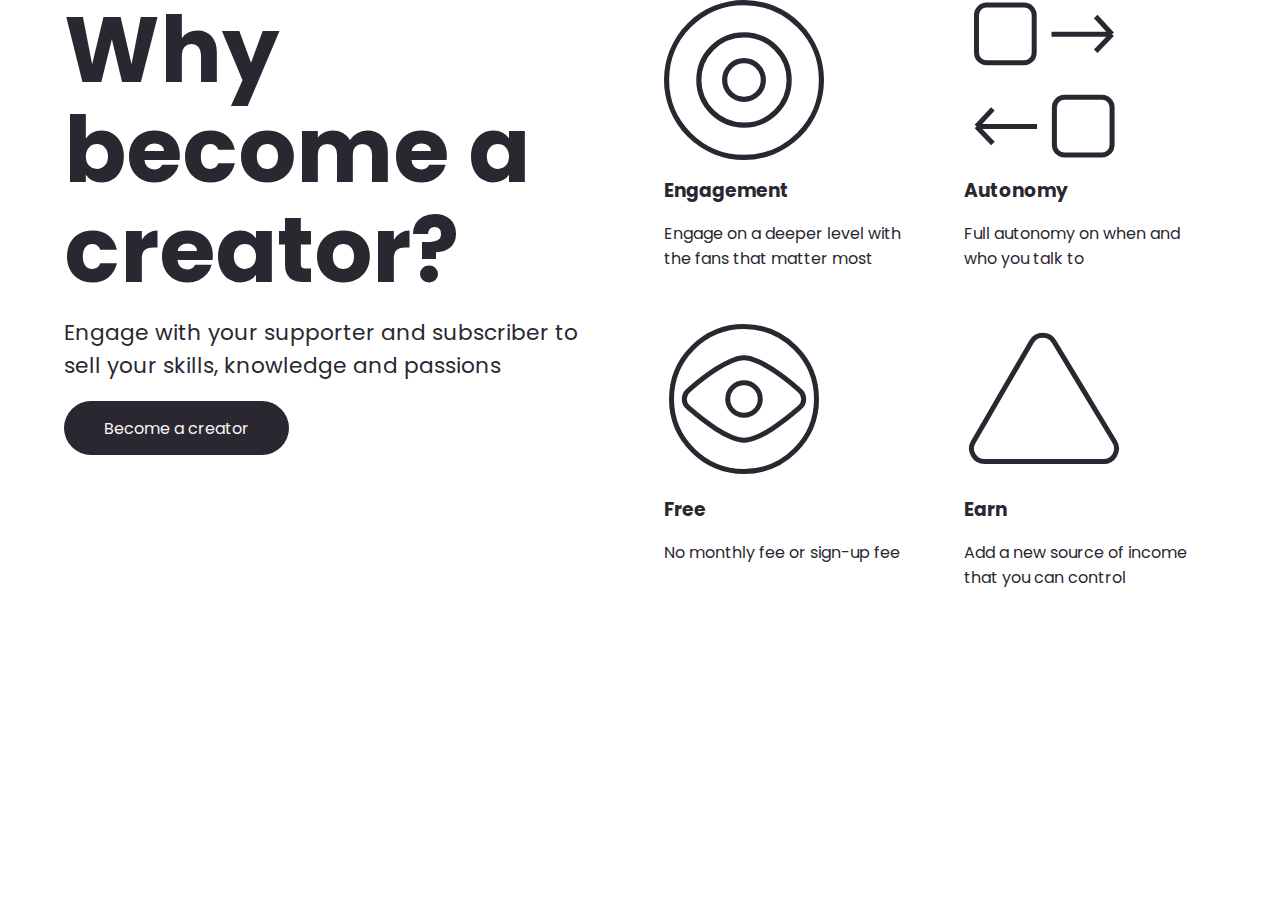
<file: Davi/index.html>
<!DOCTYPE html>
<html lang="pt-br">
<head>
    <meta charset="UTF-8">
    <meta name="viewport" content="width=device-width, initial-scale=1.0">
    <link rel="stylesheet" href="./style.css">
    <title>Section 3</title>
</head>
<body>
    <main>
        <section class="section-3">
            <div class="labels">
                <h2>Why become a creator?</h2>
                <p>Engage with your supporter and subscriber to sell your skills, knowledge and passions</p>
                <button>Become a creator</button>
            </div>
            <div class="figures">
                <div class="figure-card">
                    <img src="../assets/circle.svg" alt="svg_figure">
                    <h3>Engagement</h3>
                    <p>Engage on a deeper level with the fans that matter most</p>
                </div>
                <div class="figure-card">
                    <img src="../assets/square_arrow.svg" alt="svg_figure">
                    <h3>Autonomy</h3>
                    <p>Full autonomy on when and who you talk to</p>
                </div>
                <div class="figure-card">
                    <img src="../assets/circle_eye.svg" alt="svg_figure">
                    <h3>Free</h3>
                    <p>No monthly fee or sign-up fee</p>
                </div>
                <div class="figure-card">
                    <img src="../assets/triangle.svg" alt="svg_figure">
                    <h3>Earn</h3>
                    <p>Add a new source of income that you can control</p>
                </div>
            </div>
        </section>
    </main>
</body>
</html>
</file>
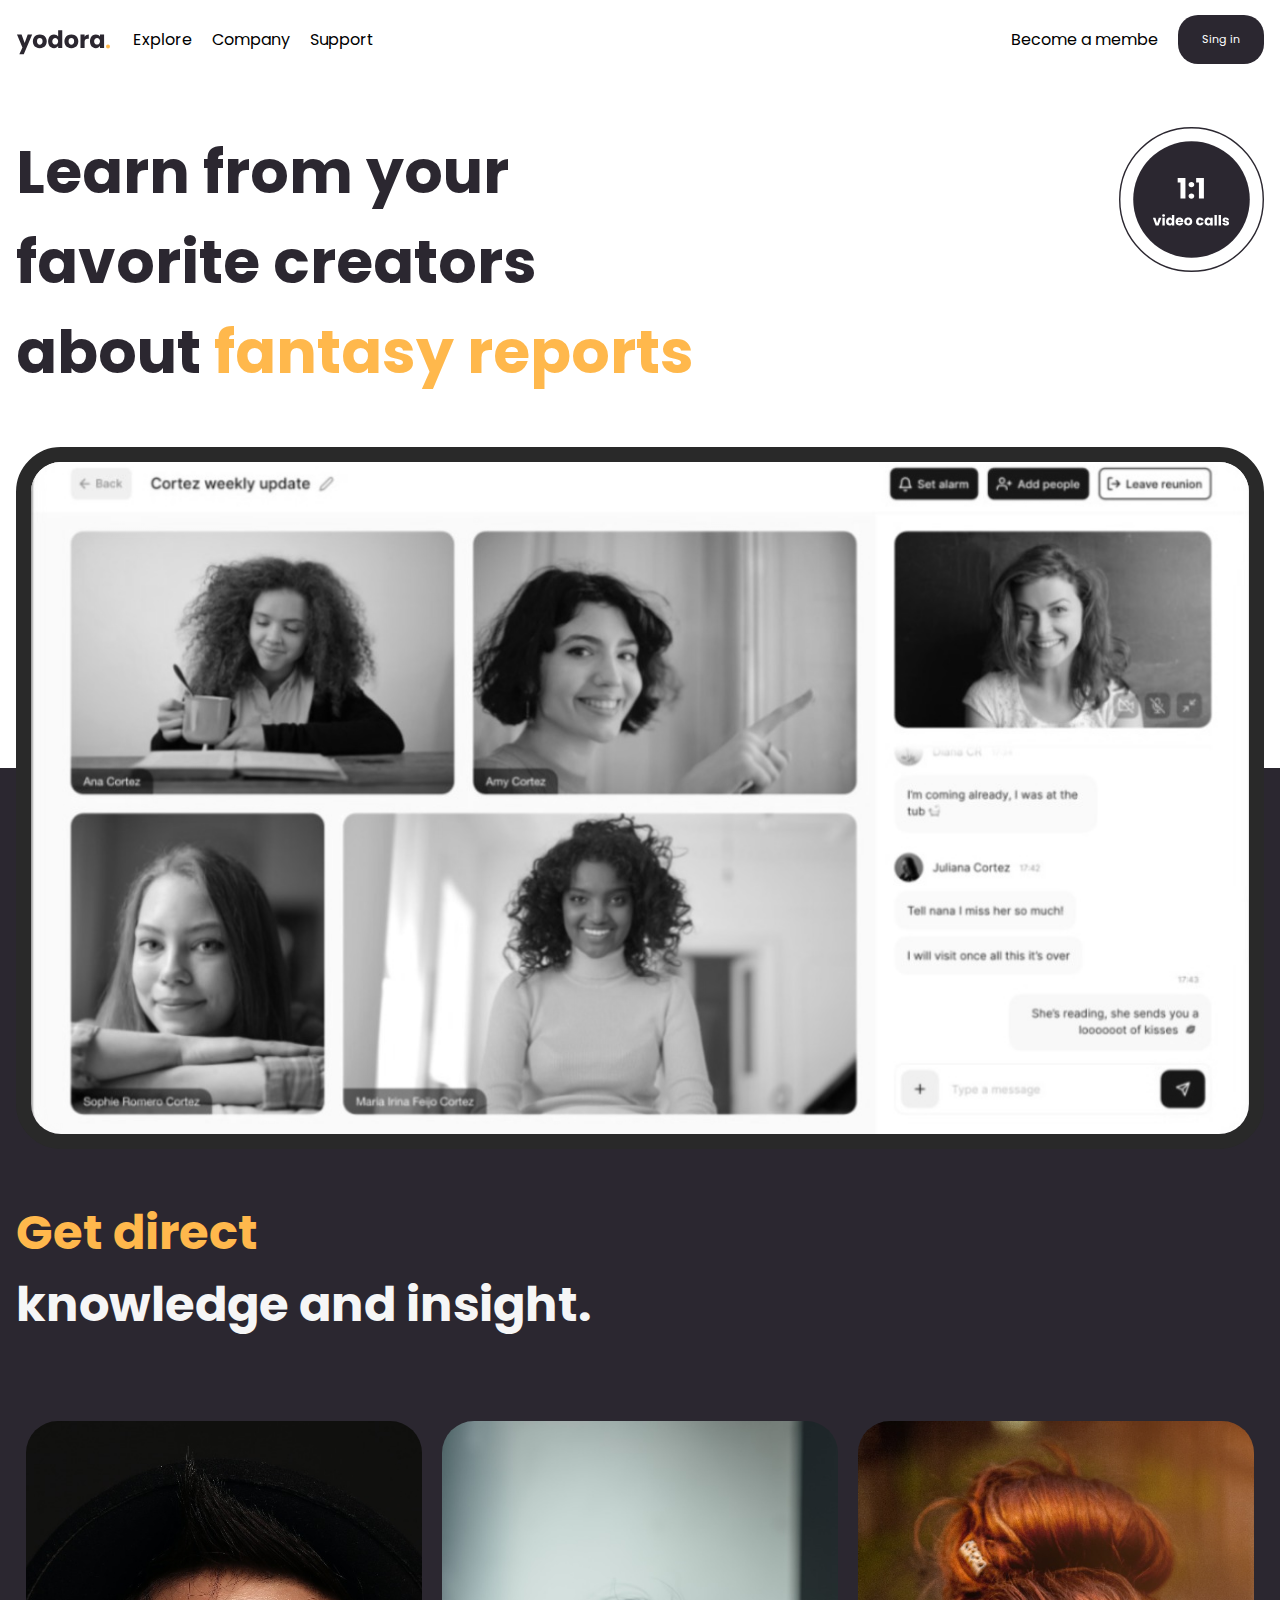
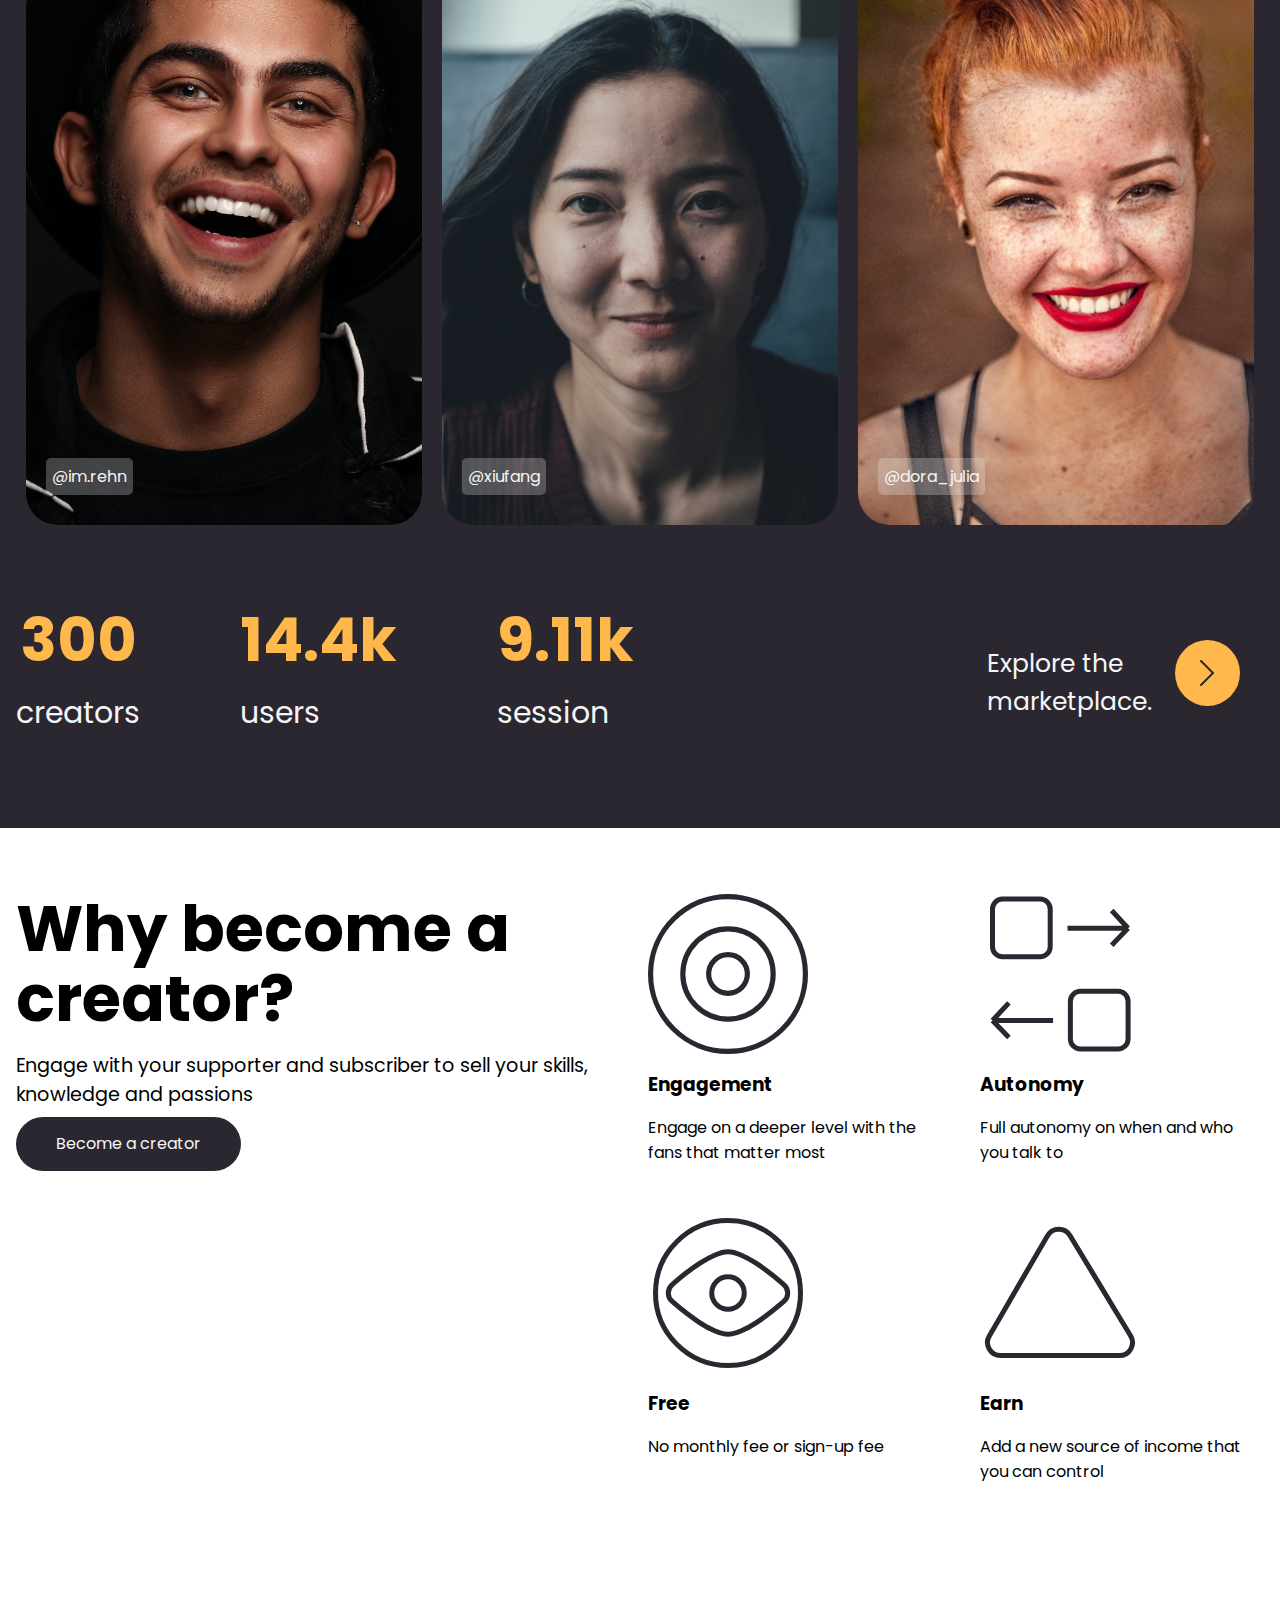
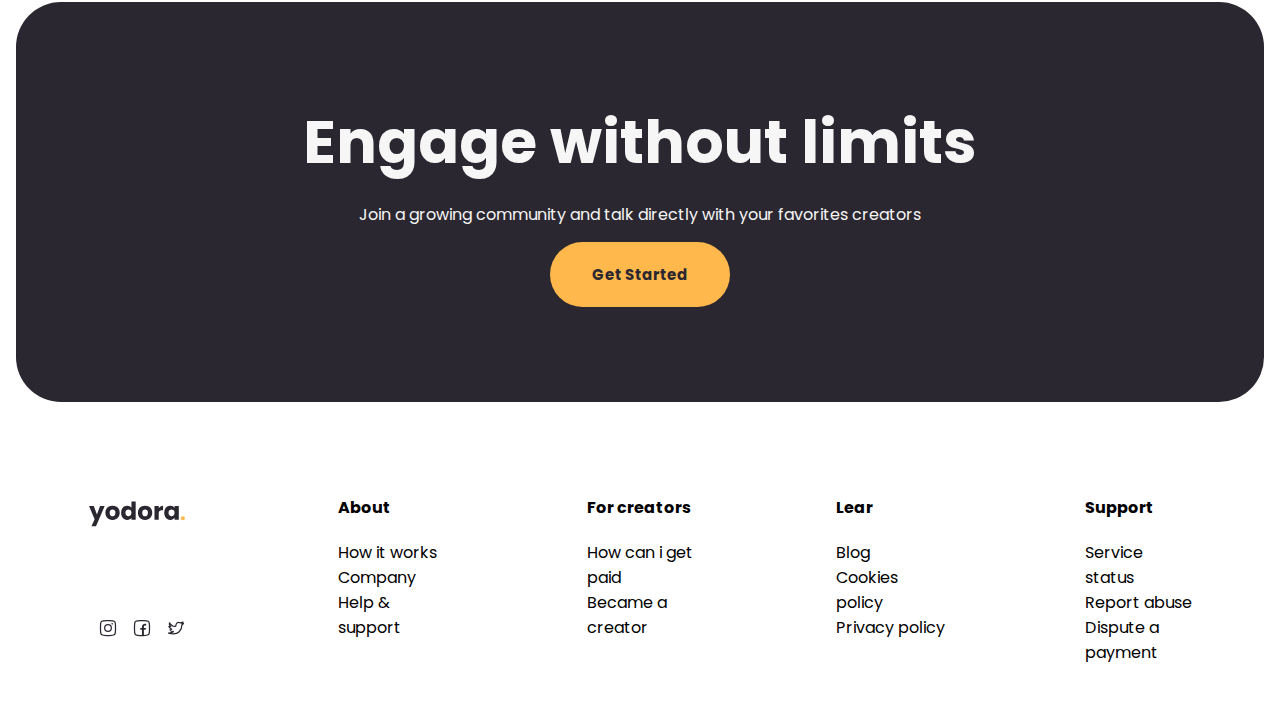
<file: Principal/index.html>
<!DOCTYPE html>
<html lang="pt-br">
<head>
    <meta charset="UTF-8">
    <meta name="viewport" content="width=device-width, initial-scale=1.0">
    <link rel="stylesheet" href="./style/index.css">
    <title>Teammate Code</title>
</head>
<body>
    <main>
        <!-- header : Nathan -->
        <!-- by natharramos -->
        <header>
            <div class="cabeca">
                <img src="../assets/logo.svg" alt="logo">
                <a>Explore</a>
                <a>Company</a>
                <a>Support</a>
            </div>
            <div class="cabeca">
                <a>Become a membe</a>
                <a href="#" class="btn">Sing in</a>
            </div>
        </header>
    
        <!-- section 1 : Mota -->
        <!-- by MotaAraujo -->
        <section>
            <div class="conteudo-learn">
                <h1><span>Learn from your </span><span>favorite creators</span> <p>about <span>fantasy reports</span></p></h1>
    
                <div class="img-circle">
                    <img src="../assets/circle_hero.svg" alt="circle hero">
                </div>
            </div>
            
            <img class="imagem-hero" src="../assets/image_hero.jpeg" alt="Imagem hero">
        </section>

        <!-- section 2 : Lucas -->
        <!-- by lucassobral21 -->
        <section class="bodysec">
            <div class="container">
                <h1><span class="highlight">Get direct</span> <br> knowledge and insight.</h1>
                
            </div>
            <div class="photos">
                <div class="photo">
                  <img src="../assets/person1.jfif" alt="Person 1">
                  <span class="username">@im.rehn</span>
                </div>
                <div class="photo">
                  <img src="../assets/person2.jfif" alt="Person 2">
                  <span class="username">@xiufang</span>
                </div>
                <div class="photo">
                  <img src="../assets/person3.jfif" alt="Person 3">
                  <span class="username">@dora_julia</span>
                </div>
              </div>
                <div class="stats">
                    <div class="stat-h2">
                        <h2>300</h2>
                        <p>creators</p>
                    </div>
    
                    <div class="stat-h2">
                        <h2>14.4k</h2>
                        <p>users</p>
                    </div>
    
                    <div class="stat-h2">
                        <h2>9.11k</h2>
                        <p>session</p>
                    </div>
    
                    <div class="explore">
                        <p>Explore the <br>     marketplace.</p>
                    </div>
    
                    <div class="button-container">
    
                        <a href="#" class="button"> 
                            <img src="../assets/vector.svg" alt="Seta">
                        </a>
                    </div>
    
                </div>
                
            </div>
        </section>
    
        <!-- section 3 : Davi -->
        <section class="section-3">
            <div class="labels">
                <h2>Why become a creator?</h2>
                <p>Engage with your supporter and subscriber to sell your skills, knowledge and passions</p>
                <button>Become a creator</button>
            </div>
            <div class="figures">
                <div class="figure-card">
                    <img src="../assets/circle.svg" alt="svg_figure">
                    <h3>Engagement</h3>
                    <p>Engage on a deeper level with the fans that matter most</p>
                </div>
                <div class="figure-card">
                    <img src="../assets/square_arrow.svg" alt="svg_figure">
                    <h3>Autonomy</h3>
                    <p>Full autonomy on when and who you talk to</p>
                </div>
                <div class="figure-card">
                    <img src="../assets/circle_eye.svg" alt="svg_figure">
                    <h3>Free</h3>
                    <p>No monthly fee or sign-up fee</p>
                </div>
                <div class="figure-card">
                    <img src="../assets/triangle.svg" alt="svg_figure">
                    <h3>Earn</h3>
                    <p>Add a new source of income that you can control</p>
                </div>
            </div>
        </section>
    
        <!-- section 4 : Jefferson -->
        <!-- parte do jefferson - Mota -->
        <section class="conteudo-total">
            <div class="conteudo-engage">
                <h1>Engage without limits</h1>
                <p>Join a growing community and talk directly with your favorites creators</p>
                <button><strong>Get Started</strong></button>
            </div>
            
        </section>
        <!-- footer : Nathan -->
        <!-- Davi - separei o footer da main -->
        <footer class="footer">
            <div class="foo-primary">
                <img src="../assets/logo.svg" alt="logo">
                <div>
                    <img class="social" src="../assets/instagram.svg" alt="#">
                    <img class="social" src="../assets/facebook.svg" alt="#">
                    <img class="social" src="../assets/twitter.svg" alt="#">
                </div>
            </div>

            <div class="foo">
                <h4>About</h4>
                <ul>
                    <li>How it works</li>
                    <li>Company</li>
                    <li>Help & support</li>
                </ul>
            </div>
            <div class="foo">
                <h4>For creators</h4>
                <ul>
                    <li>How can i get paid</li>
                    <li>Became a creator</li>
                </ul>
            </div>
            <div class="foo">
                <h4>Lear</h4>
                <ul>
                    <li>Blog</li>
                    <li>Cookies policy</li>
                    <li>Privacy policy</li>
                </ul>
            </div>
            <div class="foo">
                <h4>Support</h4>
                <ul>
                    <li>Service status</li>
                    <li>Report abuse</li>
                    <li>Dispute a payment</li>
                </ul>
            </div>
        </footer>
    </main>
</body>
</html>
</file>
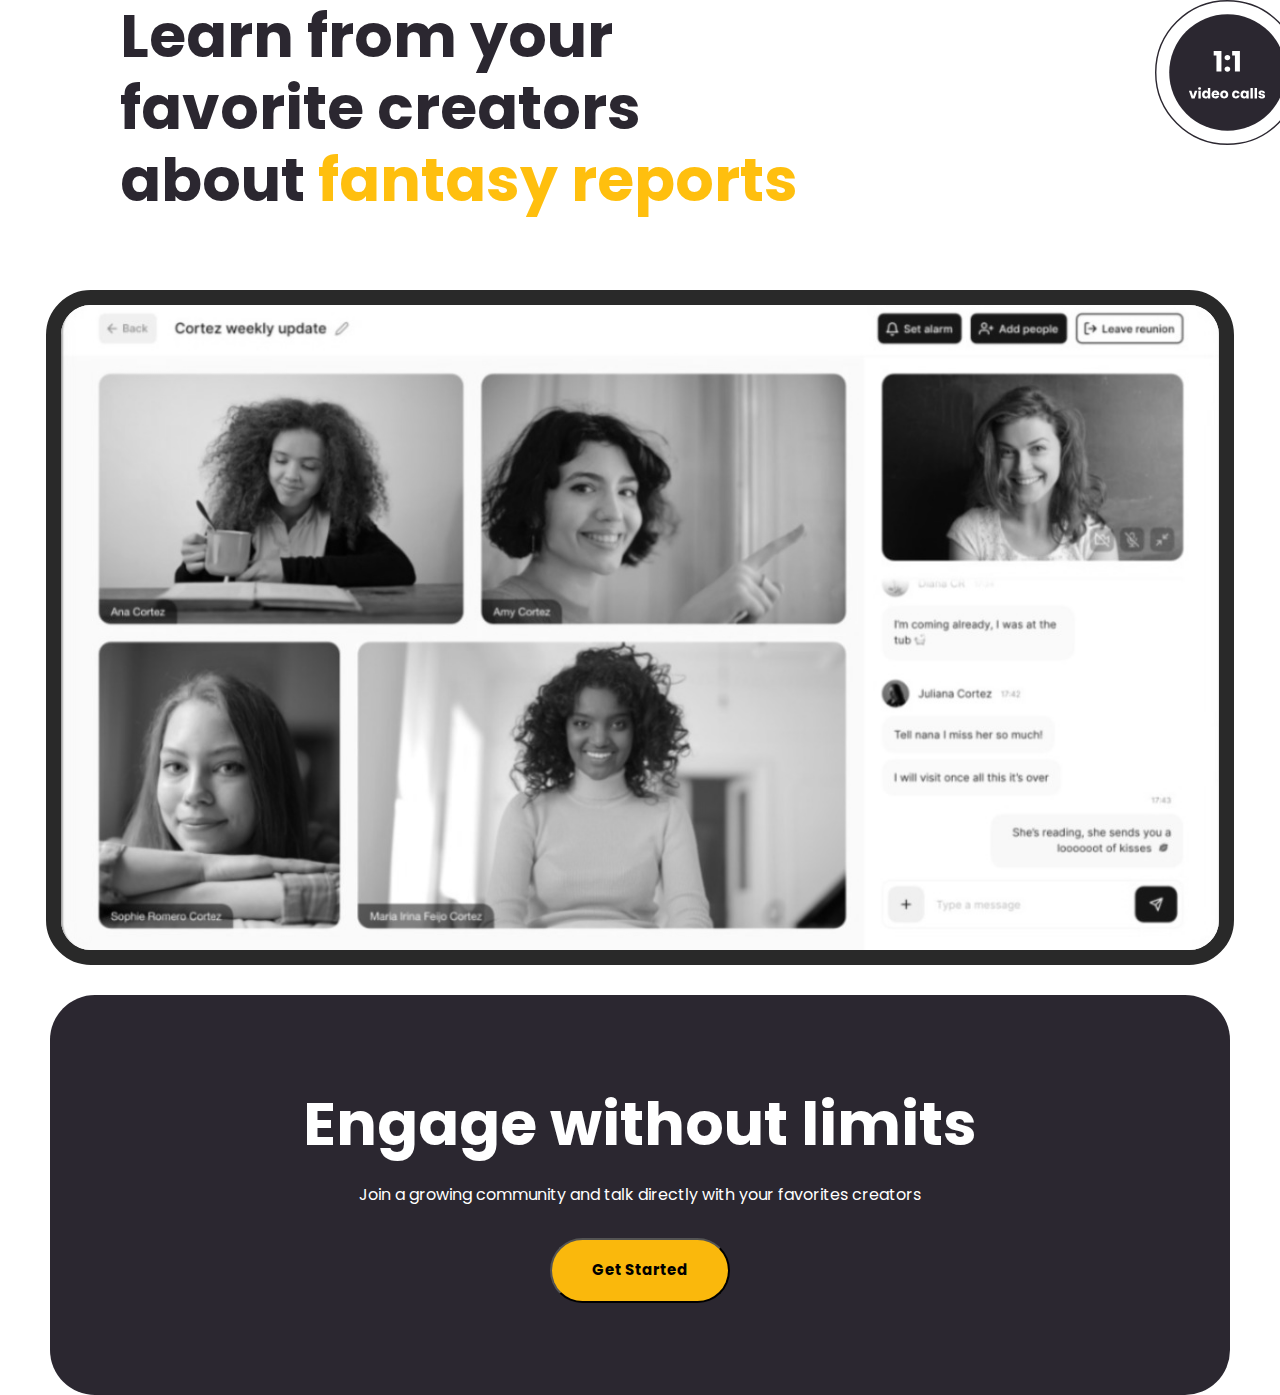
<file: Mota/mota.html>
<!DOCTYPE html>
<html lang="en">
<head>
    <meta charset="UTF-8">
    <meta name="viewport" content="width=device-width, initial-scale=1.0">
    <link href="https://cdn.jsdelivr.net/npm/bootstrap@5.3.3/dist/css/bootstrap.min.css" rel="stylesheet" integrity="sha384-QWTKZyjpPEjISv5WaRU9OFeRpok6YctnYmDr5pNlyT2bRjXh0JMhjY6hW+ALEwIH" crossorigin="anonymous">
    <link rel="stylesheet" href="mota.css">
    <title>Section 1</title>
</head>
<body>

    <section>
        <div class="conteudo-learn">
            <h1><span>Learn from your </span><span>favorite creators</span> <p>about <span>fantasy reports</span></p></h1>

            <div class="img-circle">
                <img src="../assets/circle_hero.svg" alt="circle hero">
            </div>
        </div>
        
        <img class="imagem-hero" src="../assets/image_hero.jpeg" alt="Imagem hero">
    </section>
    <!-- parte do jefferson -->
    <section class="conteudo-total">
        <div class="conteudo-engage">
            <h1>Engage without limits</h1>
            <p>Join a growing community and talk directly with your favorites creators</p>
            <button><strong>Get Started</strong></button>
        </div>
        
    </section>
</body>
</html>
</file>
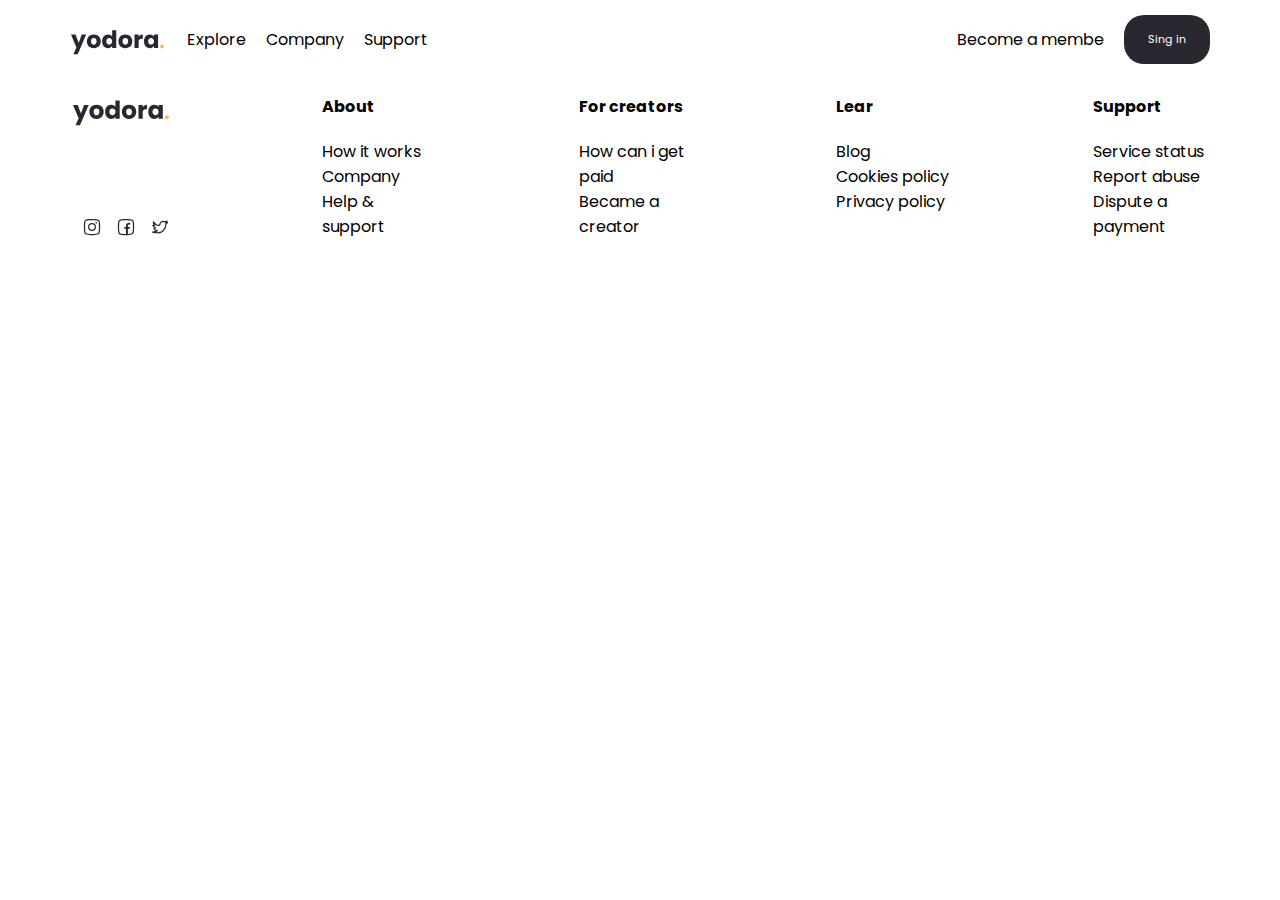
<file: Nathan/nathan.html>
<!DOCTYPE html>
<html lang="en">

<head>
    <meta charset="UTF-8">
    <meta name="viewport" content="width=device-width, initial-scale=1.0">
    <link rel="stylesheet" href="./styles.css">
    <title>Document</title>
</head>

<body>
    <header>
        <div class="cabeca">
            <img src="../assets/logo.svg" alt="logo">
            <a>Explore</a>
            <a>Company</a>
            <a>Support</a>
        </div>
        <div class="cabeca">
            <a>Become a membe</a>
            <a href="#" class="btn">Sing in</a>
        </div>
    </header>
    <footer class="footer">
        <div class="foo-primary">
            <img src="../assets/logo.svg" alt="logo">
            <div>
                <img class="social" src="../assets/instagram.svg" alt="#">
                <img class="social" src="../assets/facebook.svg" alt="#">
                <img class="social" src="../assets/twitter.svg" alt="#">
            </div>
        </div>


        <div class="foo">
            <h4>About</h4>
            <ul>
                <li>How it works</li>
                <li>Company</li>
                <li>Help & support</li>
            </ul>
        </div>
        <div class="foo">
            <h4>For creators</h4>
            <ul>
                <li>How can i get paid</li>
                <li>Became a creator</li>
            </ul>
        </div>
        <div class="foo">
            <h4>Lear</h4>
            <ul>
                <li>Blog</li>
                <li>Cookies policy</li>
                <li>Privacy policy</li>
            </ul>
        </div>
        <div class="foo">
            <h4>Support</h4>
            <ul>
                <li>Service status</li>
                <li>Report abuse</li>
                <li>Dispute a payment</li>
            </ul>
        </div>


        </div>
    </footer>
</body>

</html>
</file>
<file: Davi/style.css>
/* Copiei e colei do index.css para meu arquivo de estilização */

/* Base */
/* Fonte: Poppins */
@import url('https://fonts.googleapis.com/css2?family=Poppins:ital,wght@0,100;0,200;0,300;0,400;0,500;0,600;0,700;0,800;0,900;1,100;1,200;1,300;1,400;1,500;1,600;1,700;1,800;1,900&display=swap');

/* Fiquem atentos ao caminho passado para que o arquivo seja localizado */
@import url('../Principal/style/variables.css'); 

* {
    margin: 0;
    padding: 0;
    box-sizing: border-box;
    font-family: "Poppins", sans-serif;
}

.section-3 {
    width: 90%;
    margin: 0 auto;

    display: flex;
    flex-wrap: wrap;
    gap: 3rem;
    color: var(--clr-dark);
}
.section-3 > * {
    flex: 1;
    /* Deixar a largura igual para todos os filhos */
}

.labels h2 {
    font-size: calc(10px + 9vmin);
    line-height: 1.1;
    /* Diminuir altura da linha para ficarem mais coladas umas nas outras */
}
.labels p {
    font-weight: var(--text-regular);
    font-size: calc(10px + 1.3vmin);
    /* font-size: 1.2rem; */
    margin-top: 1rem;
}
.labels button {
    padding: .9rem 2.5rem;
    background-color: var(--clr-dark);
    color: var(--clr-lighter);
    font-size: 1rem;

    border: none;
    border-radius: 2rem;
    margin-top: 1.2rem;
    cursor: pointer;
}

.figures {
    display: grid;
    grid-template-columns: 1fr 1fr;
    grid-auto-rows: max-content;
    grid-gap: 3rem;
}
.figure-card {
    display: flex;
    flex-direction: column;
    gap: 1rem;
}
.figure-card > img {
    aspect-ratio: 1/1;
    /* para que a imagem fique com aspecto quadrado */
    
    object-fit: cover;
    width: 10rem;
}
</file>
<file: Principal/style/index.css>
/* Base */
/* Fonte: Poppins */
@import url('https://fonts.googleapis.com/css2?family=Poppins:ital,wght@0,100;0,200;0,300;0,400;0,500;0,600;0,700;0,800;0,900;1,100;1,200;1,300;1,400;1,500;1,600;1,700;1,800;1,900&display=swap');
/* Nossas variáveis */
@import url('./variables.css');

* {
    margin: 0;
    padding: 0;
    box-sizing: border-box;
    font-family: "Poppins", sans-serif;
}

body {
    overflow-x: hidden;
}
/* Davi - Controle de responsividade */
main {
    width: 1248px;
    display: flex;
    flex-direction: column;

    /* espaçamento de uma section para outra */
    gap: 3rem;

    margin: 0 auto 2rem;
}
main > * {
    flex: 1;
}

/* CSS by Nathan */
header {
    display: flex;
    justify-content: space-between;
    /* padding: 15px 70px; Davi - ajustei só as medidas */ 
    padding: 15px 0;
}

.cabeca {
    display: flex;
    align-items: center;
    gap: 20px;
    cursor: pointer;
}

.btn {
    background-color: var(--clr-dark);
    color: #fff;
    padding: 16px 24px;
    border-radius: 20px;
    text-decoration: none;
    font-size: 11px;
}

.foo-primary {
    display: flex;
    flex-direction: column;
    padding: 15px 70px;
    gap: 90px;
    margin-right: 10px;
    margin-left: 2px;
}

.foo {
    display: flex;
    flex-direction: column;
    padding: 15px 70px;
    gap: 20px;
    flex: 1;
}

.foo-primary>img {
    width: 100px;
    margin-left: 0px;
}

.social {
    width: 20px;
    margin-left: 10px;

}

.footer {
    display: flex;
    justify-content: right;
    /* Espaço entre os itens */
    align-items: flex-start;
    /* Alinha os itens ao topo */
    margin-right: 0 20px;
    padding-right: 10px 50px;
}

ul {
    list-style: none;
}

/* CSS by Mota */
.conteudo-learn {
    display: flex;
    justify-content: space-between;
    align-items: flex-start;
    /* padding: 0 120px; Davi - Desativei pra responsividade */
    width: 100%;
    /* margin: 0 auto; Davi - Dasativei para a responsividade  */
}

.img-circle img{
    width: 145px; 
}

.img-circle {
    display: flex;
    justify-content: right; 
}

.conteudo-learn h1{
    display: flex;
    flex-direction: column;
     font-size: 60px;
     font-weight: var(--text-bold);
     width: 60%;
     color: var(--clr-dark);   
}

.conteudo-learn p span {
    color: var(--clr-vintage);
}

.imagem-hero{
    display: flex;
    justify-content: center;
    align-items: center;
    margin: 0 auto;
    /* height: 675px; Davi - Mudei para as próximas 3 propriedades */
    aspect-ratio: 16/9;
    object-fit: cover;
    width: 100%;

    border: 15px solid var(--clr-dark);
    border-radius: 45px;
    filter: grayscale();
    margin-top: 50px;
}

/* conteudo do jefferson - Mota */
.conteudo-engage {
    display: flex;
    flex-direction: column;
    justify-content: center;
    align-items: center;
    background-color: var(--clr-dark);
    color: var(--clr-lighter);
    /* width: 1180px; Davi - Desativei pra gente trabalhar melhor com a responsividade */
    /* margin: 0 auto; Davi - Desativei pra responsividade */
    height: 400px;
    border-radius: 45px; 
    /* coloquei para afastar da 1 section */
    margin-top: 30px;
    margin-bottom: 30px;  /* Davi - adiconei para afastar um pouco mais do footer */
}

.conteudo-engage h1 {
    font-size: 60px;
    font-weight: var(--text-bold);
}

.conteudo-engage p {
    margin-top: 15px;
}

.conteudo-engage button {
    background-color: var(--clr-vintage);
    color: var(--clr-dark); /* Davi - mudei a cor da letra do botão */
    border: none; /* Davi - removi borda do butão */
    cursor: pointer; /* Davi - cursor de mãozinha quando pausar o mouse */
    margin-top: 15px;
    width: 180px;
    height: 60px;
    border-radius: 45px;
    height: 65px;
    font-size: 15px;  
}

/* CSS by Lucas */
.bodysec{
    /* background-color: #2B2730; */
    background-color: var(--clr-dark); /* Davi - Troquei a cor pela variável */
}

.container {
    /* font-family: Arial, Helvetica, sans-serif; Davi - Desativei pra ficar com a fonte principal */
    font-size: 48px;
    font-weight: bold;
    color: var(--clr-lighter);  
    /* margin: 0px 320px; Davi - Desativei a margem para se caso a gente for fazer responsividade, ficar mais fácil  */ 
    display: flex; /* Davi - Dava pra tirar essa linha se quisesse, não ia quebrar */
}

.container h1{
    font-size: 48px;
    font-weight: bold;
    color: var(--clr-lighter); 
    margin-bottom: 60px;
}
.container h1 .highlight {
    color: var(--clr-vintage);  
}

.photos{
    display: flex;
    /* justify-content: center; Davi - Troquei para esse */
    justify-content: space-between;
    margin-top: 20px;
    position: relative;
}

.photo{
    margin: 0 10px;
    position: relative;  
    flex: 1; /* Davi - adicionei essa propriedade para conter a largura das imagens */
}

.username {
    color: var(--clr-lighter); 
    background-color: #f6f6f641;
    padding: 6px;
    border-radius: 5px;
    position: absolute;
    bottom: 30px;
    left: 20px;
    /* font-family: Arial, Helvetica, sans-serif; Davi - Desativei para ficar com a fonte principal */
}

.photo img{
    /* width: 392px; Davi - Troquei desse (1/2) */
    /* height: 522px; Davi - Troquei desse (2/2) */
    /* Para os próx */
    aspect-ratio: 9/16;
    width: 100%;

    border-radius: 32px;
    display: flex;
    object-fit: cover;
    transition: transform 0.3s ease;
       
}

.photo img:hover {
    transform: scale(1.05); 
}

.stats{
    display: flex;
    justify-content: flex-start;
    /* margin: 70px 310px; */
    margin: 70px 0; /* Só concertei a margin */
    position: relative; /* Davi - Adicionei essa propriedade pra gente não perder de vista o butão */
}

.stat-h2{
    margin-right: 100px;
    text-align: center;
    color: var(--clr-vintage);
    font-size: 40px;
    display: flex;
    flex-direction: column;
}


.stat-h2 p{
    color: var(--clr-lighter);
    margin-top: 5px;
    font-size: 30px;
    text-align: start; /* Massa */
}

.explore{
    /* margin: 0 550px; */
    color: var(--clr-lighter);
    font-size: 25px;
    display: flex;
    justify-content: center;
    align-items: center;    
    /* margin-left: 260px; Davi - troquei esse por... */
    align-self: last baseline; /* esse. */
    margin-bottom: 15px;
    /* Davi - adicionei as prox propriedade */
    position: absolute;
    right: 7rem;
}

.button-container{
    position: absolute; 
    /* bottom: 20px; Davi - Troquei para o prox */
    bottom: 0;

    /* right: 320px; Davi - Troquei para o próx */
    right: 1.5rem;

    margin-top: 10px;
    margin-bottom: 30px;
}

.button {
    background-color: var(--clr-vintage);
    color: var(--clr-dark);
    text-decoration: none;
    border-radius: 50%;
    font-size: 1.2em;
    transition: background-color 0.3s;
    padding: 20px 25px;
    display: flex;
    justify-content: center;
    align-items: center;
}

.button:hover {
    background-color: #e5921c;
}

/* CSS by Davi */
.section-3 {
    /* width: 90%; Davi - Desativei para responsividade */
    /* removeu borda */
    margin: 0 auto;
    padding: 2.5rem 0;

    display: flex;
    gap: 1rem;
}
.section-3 > * {
    flex: 1;
}

.labels h2 {
    font-size: 4rem;
    line-height: 1.1;
}
.labels p {
    font-weight: var(--text-regular);
    font-size: 1.2rem;
    margin-top: 1rem;
}

.labels button {
    padding: .9rem 2.5rem;
    background-color: var(--clr-dark);
    color: var(--clr-lighter);
    font-size: 1rem;

    border: none;
    border-radius: 2rem;
    margin-top: .5rem;
    cursor: pointer;
}

.figures {
    display: grid;
    grid-template-columns: 1fr 1fr;
    grid-auto-rows: max-content;
    grid-gap: 3rem;
}

.figure-card {
    display: flex;
    flex-direction: column;
    gap: 1rem;
}

.figure-card > img {
    aspect-ratio: 1/1;
    object-fit: cover;
    width: 10rem;
}

/* Novos */
/* Adicionando backgroud dark atras das imagens  */
.bodysec::before {
    position: absolute;
    content: "";
    top: 48rem;
    left: 0;
    background-color: var(--clr-dark);
    height: 1660px;
    width: 100vw;
    z-index: -1;
}
</file>
<file: Mota/mota.css>
/* Copiei e colei do index.css para meu arquivo de estilização */

/* Base */
/* Fonte: Poppins */
@import url('https://fonts.googleapis.com/css2?family=Poppins:ital,wght@0,100;0,200;0,300;0,400;0,500;0,600;0,700;0,800;0,900;1,100;1,200;1,300;1,400;1,500;1,600;1,700;1,800;1,900&display=swap');

/* Fiquem atentos ao caminho passado para que o arquivo seja localizado */
@import url('../Principal/style/variables.css'); 

* {
    margin: 0;
    padding: 0;
    box-sizing: border-box;
    font-family: "Poppins", sans-serif;
}

.conteudo-learn {
    display: flex;
    justify-content: space-between;
    align-items: flex-start;
    padding: 0 120px;
    width: 1420px;
    margin: 0 auto;
}

.img-circle img{
    width: 145px;
}

.img-circle {
    display: flex;
    justify-content: right;
    
    
}

.conteudo-learn h1{
    display: flex;
    flex-direction: column;
     font-size: 60px;
     font-weight: var(--text-bold);
     width: 60%;
     color: rgba(43, 39, 48, 1);   
}

.conteudo-learn p span {
    color: rgba(255, 187, 0, 0.945);
}

.imagem-hero{
    display: flex;
    justify-content: center;
    align-items: center;
    margin: 0 auto;
    height: 675px;
    border: 15px solid var(--clr-dark);
    border-radius: 45px;
    filter: grayscale();
    margin-top: 50px;
}

/* conteudo do jefferson */
.conteudo-engage {
    display: flex;
    flex-direction: column;
    justify-content: center;
    align-items: center;
    background-color: rgba(43, 39, 48, 1);
    color: white;
    width: 1180px;
    margin: 0 auto;
    height: 400px;
    border-radius: 45px; 
    /* coloquei para afastar da 1 section */
    margin-top: 30px;
    
}

.conteudo-engage h1 {
    font-size: 60px;
    font-weight: var(--text-bold);
}

.conteudo-engage p {
    margin-top: 15px;
}

.conteudo-engage button {
    background-color: #FAB80C;
    margin-top: 15px;
    width: 180px;
    height: 60px;
    border-radius: 45px;
    height: 65px;
    font-size: 15px;
    
}
</file>
<file: Nathan/styles.css>
/* Copiei e colei do index.css para meu arquivo de estilização */

/* Base */
/* Fonte: Poppins */
@import url('https://fonts.googleapis.com/css2?family=Poppins:ital,wght@0,100;0,200;0,300;0,400;0,500;0,600;0,700;0,800;0,900;1,100;1,200;1,300;1,400;1,500;1,600;1,700;1,800;1,900&display=swap');

/* Fiquem atentos ao caminho passado para que o arquivo seja localizado */
@import url('../Principal/style/variables.css');

* {
    margin: 0;
    padding: 0;
    box-sizing: border-box;
    font-family: "Poppins", sans-serif;
}

header {
    display: flex;
    justify-content: space-between;
    padding: 15px 70px;

}

.cabeca {
    display: flex;
    align-items: center;
    gap: 20px;
    cursor: pointer;
}

.btn {
    background-color: var(--clr-dark);
    color: #fff;
    padding: 16px 24px;
    border-radius: 20px;
    text-decoration: none;
    font-size: 11px;
}

.foo-primary {
    display: flex;
    flex-direction: column;
    padding: 15px 70px;
    gap: 90px;
    margin-right: 10px;
    margin-left: 2px;
}

.foo {
    display: flex;
    flex-direction: column;
    padding: 15px 70px;
    gap: 20px;
    flex: 1;
}

.foo-primary>img {
    width: 100px;
    margin-left: 0px;
}

.social {
    width: 20px;
    margin-left: 10px;

}

.footer {
    display: flex;
    justify-content: right;
    /* Espaço entre os itens */
    align-items: flex-start;
    /* Alinha os itens ao topo */
    margin-right: 0 20px;
    padding-right: 10px 50px;
}

ul {
    list-style: none;
}
</file>
